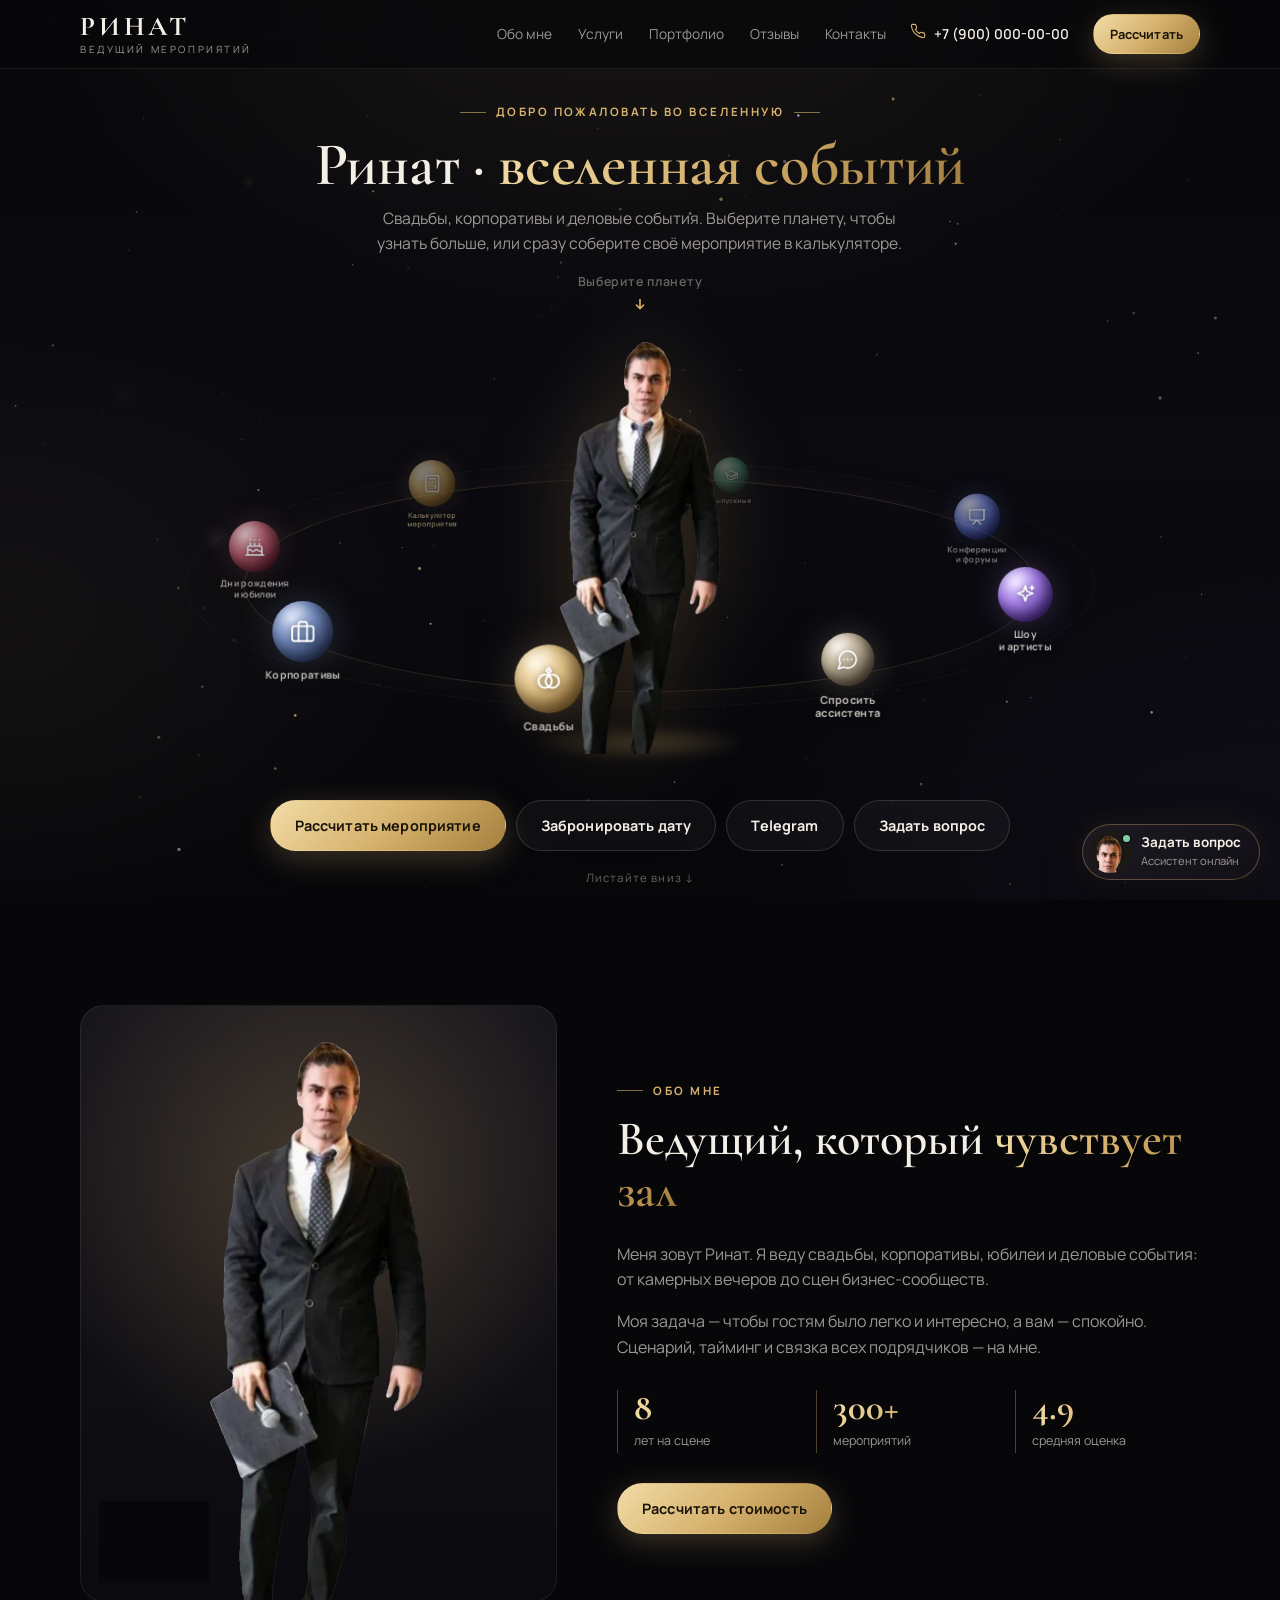
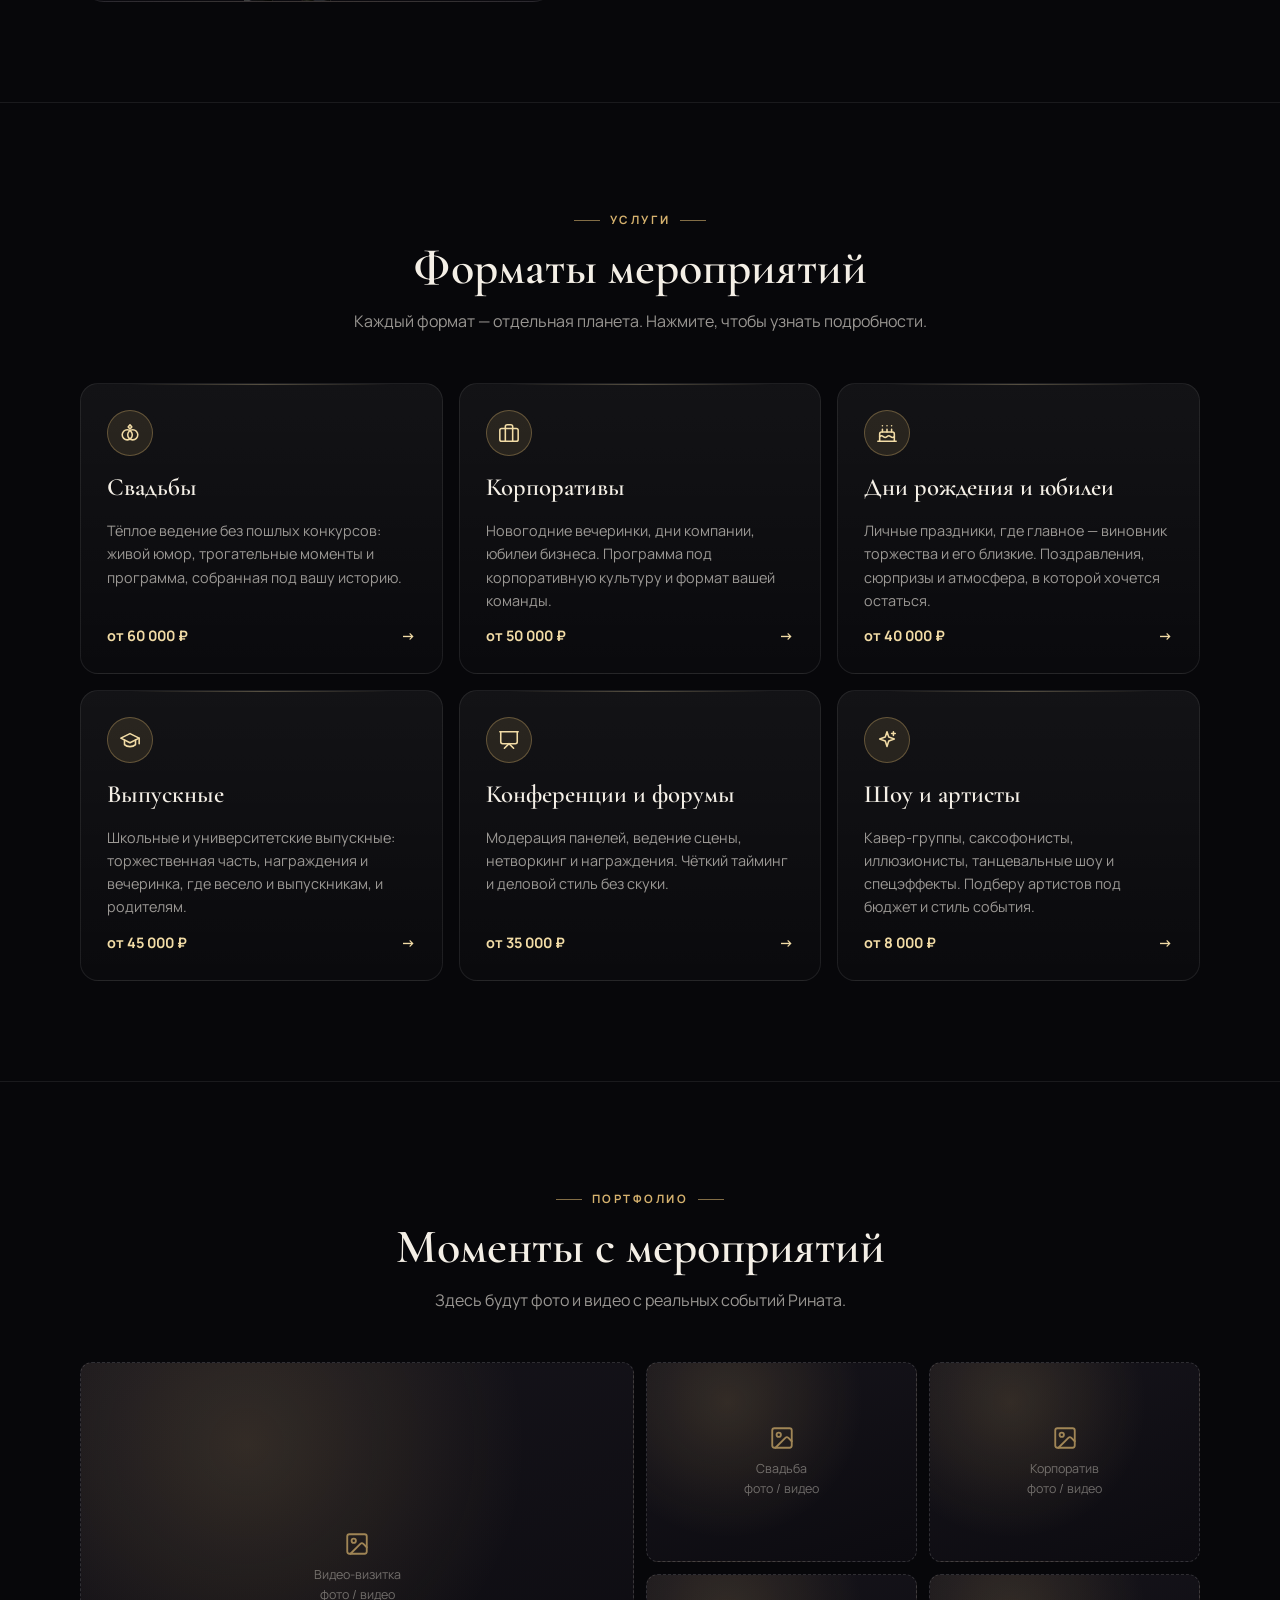
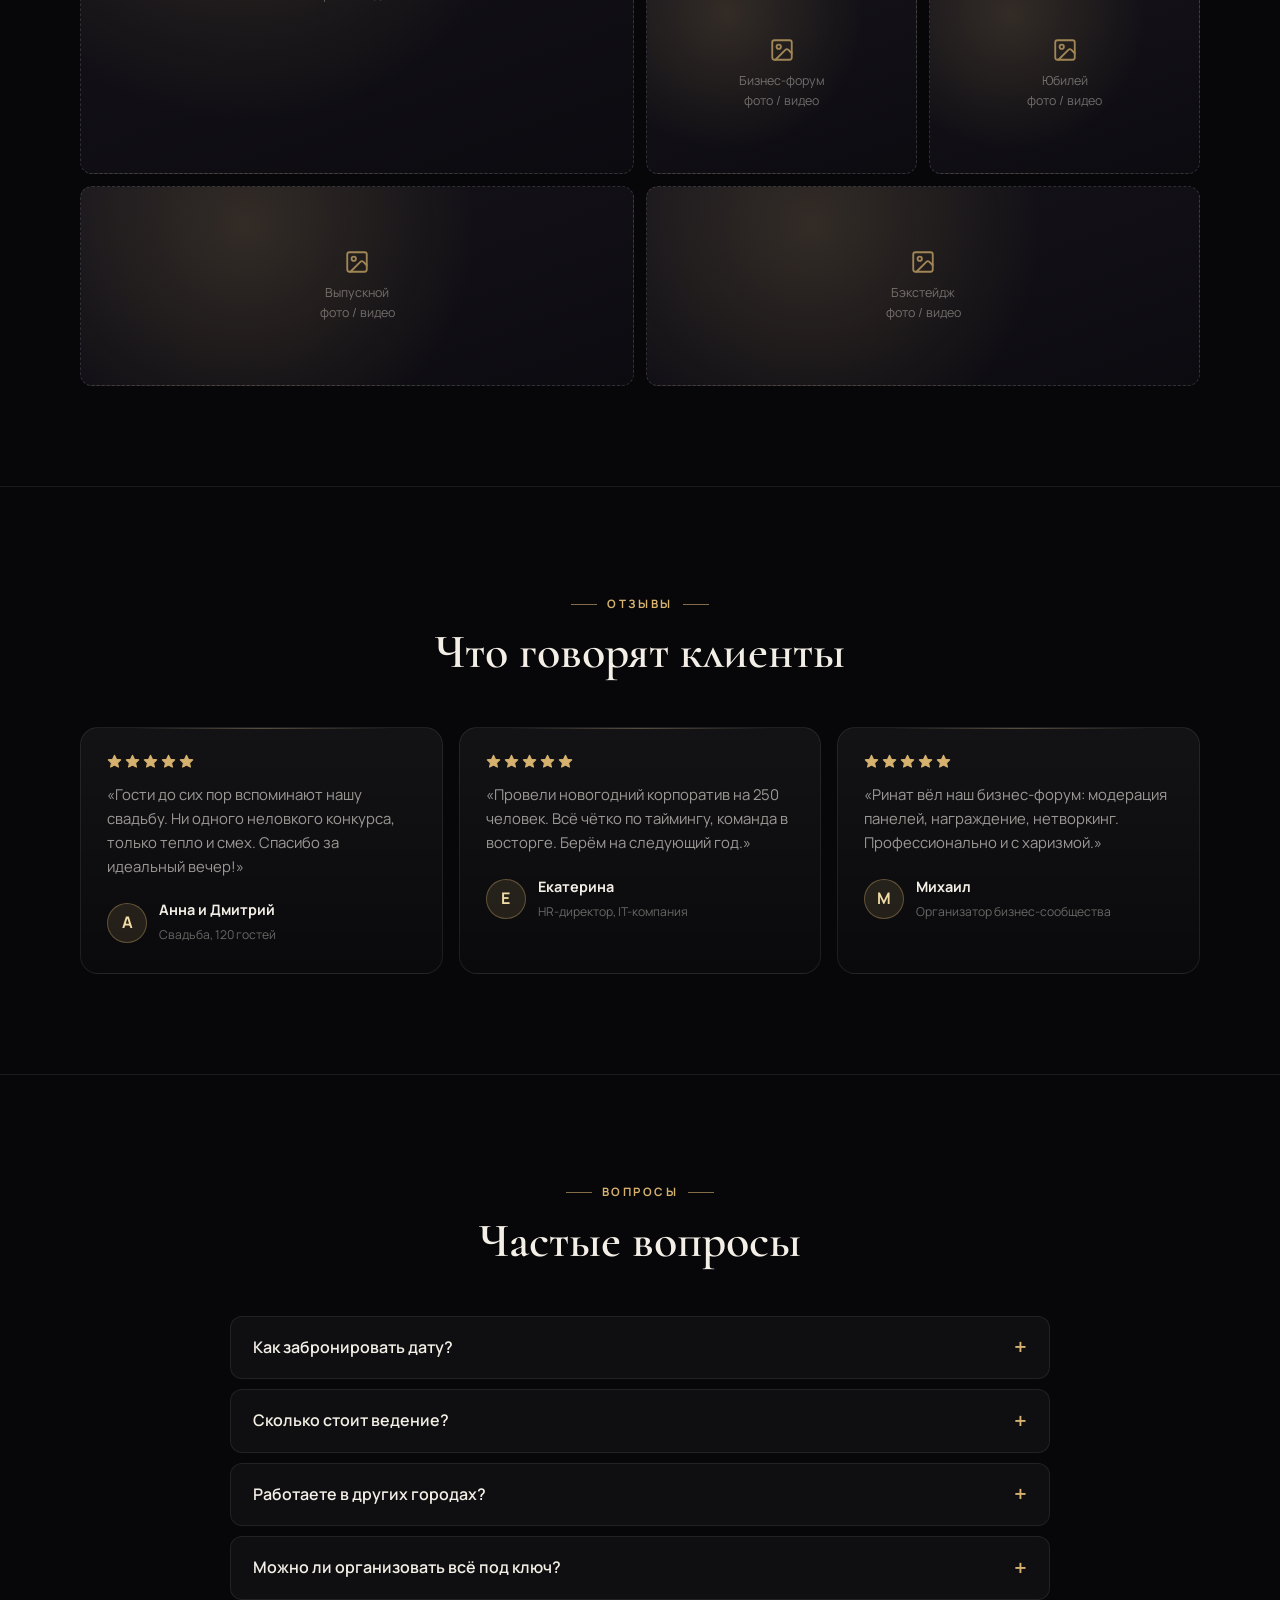
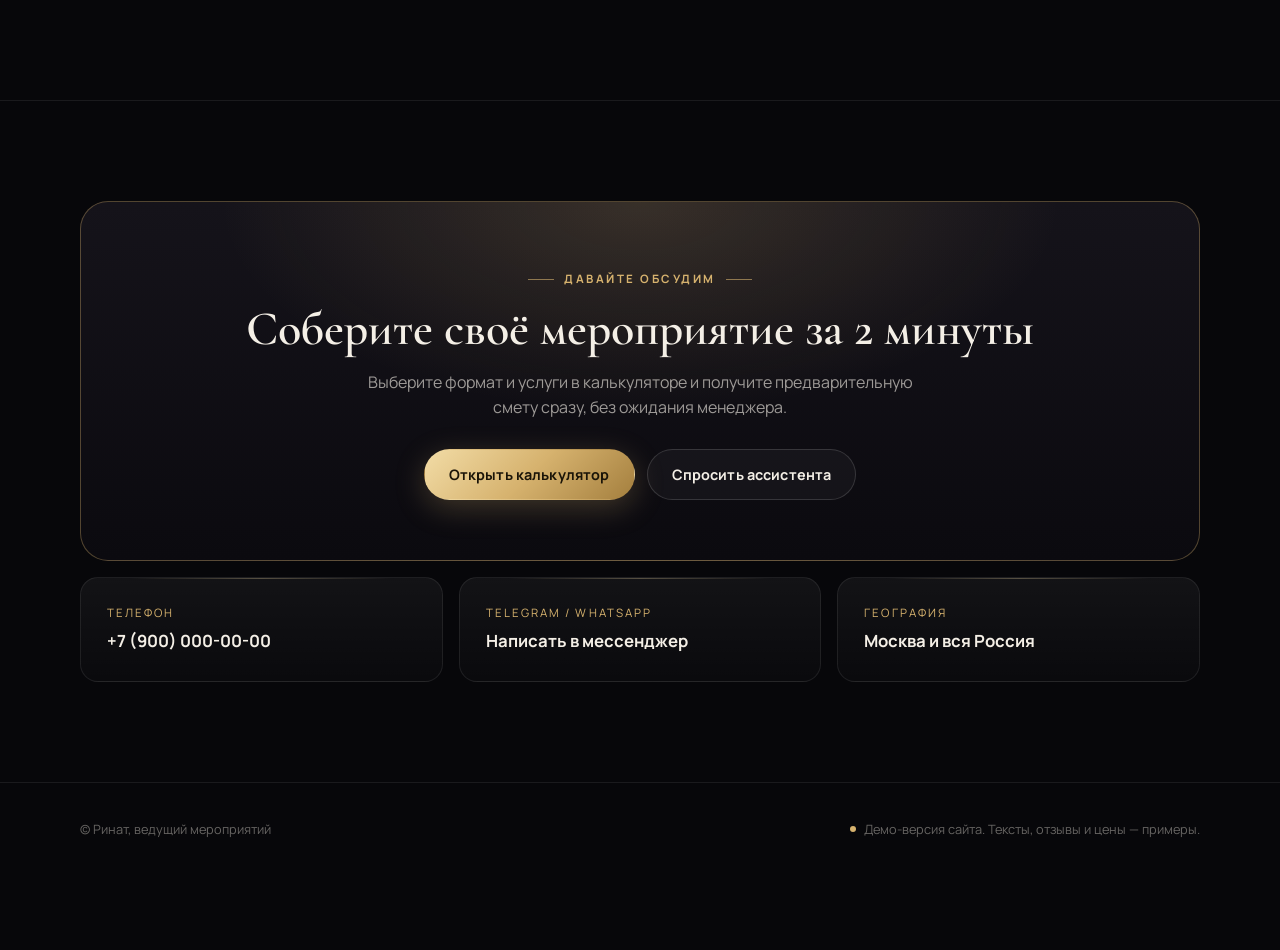
<file: index.html>
<!doctype html>
<html lang="ru">
<head>
  <meta charset="UTF-8">
  <meta name="viewport" content="width=device-width, initial-scale=1.0, viewport-fit=cover">
  <title>Ринат — ведущий мероприятий</title>
  <meta name="description" content="Ринат — ведущий свадеб, корпоративов и деловых мероприятий. Рассчитайте стоимость мероприятия онлайн.">
  <meta name="theme-color" content="#07070a">
  <link rel="icon" href="assets/img/rinat-avatar.webp">
  <link rel="preconnect" href="https://fonts.googleapis.com">
  <link rel="preconnect" href="https://fonts.gstatic.com" crossorigin>
  <link href="https://fonts.googleapis.com/css2?family=Cormorant+Garamond:wght@500;600;700&family=Manrope:wght@400;500;600;700;800&display=swap" rel="stylesheet">
  <link rel="stylesheet" href="assets/css/style.css">
</head>
<body>
  <div class="lights" aria-hidden="true"></div>

  <div class="page">
    <header class="site-header">
      <div class="container">
        <a class="logo" href="#top" aria-label="На главную"><b>РИНАТ</b><span>ведущий мероприятий</span></a>
        <nav class="nav" aria-label="Основное меню">
          <a href="#about">Обо мне</a>
          <a href="#services">Услуги</a>
          <a href="#gallery">Портфолио</a>
          <a href="#reviews">Отзывы</a>
          <a href="#contacts">Контакты</a>
        </nav>
        <a class="header-phone" data-site-href="phoneHref" href="#"><span data-icon="phone" data-size="16"></span><span data-site="phone"></span></a>
        <a class="btn btn-gold btn-sm" href="calculator.html">Рассчитать</a>
      </div>
    </header>

    <!-- ================= ГЛАВНЫЙ ВИД ================= -->
    <main id="view-hub">
      <section class="hub" id="top">
        <div class="hub-head">
          <span class="eyebrow center">Добро пожаловать во вселенную</span>
          <h1>Ринат · <span class="gold-text">вселенная событий</span></h1>
          <p>Свадьбы, корпоративы и деловые события. Выберите планету, чтобы узнать больше, или сразу соберите своё мероприятие в калькуляторе.</p>
        </div>

        <div class="hub-prompt">
          <span>Выберите планету</span>
          <svg width="18" height="18" viewBox="0 0 20 20" fill="none" aria-hidden="true"><path d="M10 4v10m0 0-4-4m4 4 4-4" stroke="currentColor" stroke-width="1.8" stroke-linecap="round" stroke-linejoin="round"/></svg>
        </div>

        <div class="orbit-area" id="orbit">
          <div class="orbit-ring r1"></div>
          <div class="orbit-ring r2"></div>
          <button type="button" class="hero-person" id="hero-person" aria-label="О Ринате">
            <img src="assets/img/rinat.webp" alt="Ринат — ведущий мероприятий" draggable="false">
            <span class="person-tag">Обо мне</span>
          </button>
        </div>

        <div class="hub-cta">
          <a class="btn btn-gold" href="calculator.html">Рассчитать мероприятие</a>
          <a class="btn btn-ghost" href="#" data-ask="Хочу забронировать дату">Забронировать дату</a>
          <a class="btn btn-ghost" data-site-href="telegram" href="#" target="_blank" rel="noopener">Telegram</a>
          <a class="btn btn-ghost" href="#" data-ask="">Задать вопрос</a>
        </div>
        <a class="scroll-hint" href="#about">Листайте вниз ↓</a>
      </section>

      <!-- Обо мне -->
      <section class="section" id="about">
        <div class="container about-grid">
          <div class="about-photo">
            <img src="assets/img/rinat.webp" alt="Ринат" loading="lazy">
            <div class="badge"><b>300+</b><span>мероприятий</span></div>
          </div>
          <div class="about-text">
            <span class="eyebrow">Обо мне</span>
            <div class="section-head" style="margin-bottom:24px">
              <h2>Ведущий, который <span class="gold-text">чувствует зал</span></h2>
            </div>
            <p>Меня зовут Ринат. Я веду свадьбы, корпоративы, юбилеи и деловые события: от камерных вечеров до сцен бизнес-сообществ.</p>
            <p>Моя задача — чтобы гостям было легко и интересно, а вам — спокойно. Сценарий, тайминг и связка всех подрядчиков — на мне.</p>
            <div class="stats">
              <div class="stat"><b class="gold-text">8</b><span>лет на сцене</span></div>
              <div class="stat"><b class="gold-text">300+</b><span>мероприятий</span></div>
              <div class="stat"><b class="gold-text">4.9</b><span>средняя оценка</span></div>
            </div>
            <a class="btn btn-gold" href="calculator.html">Рассчитать стоимость</a>
          </div>
        </div>
      </section>

      <!-- Услуги -->
      <section class="section" id="services">
        <div class="container">
          <div class="section-head center">
            <span class="eyebrow center">Услуги</span>
            <h2>Форматы мероприятий</h2>
            <p>Каждый формат — отдельная планета. Нажмите, чтобы узнать подробности.</p>
          </div>
          <div class="services-grid" id="services-grid"></div>
        </div>
      </section>

      <!-- Портфолио -->
      <section class="section" id="gallery">
        <div class="container">
          <div class="section-head center">
            <span class="eyebrow center">Портфолио</span>
            <h2>Моменты с мероприятий</h2>
            <p>Здесь будут фото и видео с реальных событий Рината.</p>
          </div>
          <div class="gallery">
            <div class="ph" data-ph="Видео-визитка"></div>
            <div class="ph" data-ph="Свадьба"></div>
            <div class="ph" data-ph="Корпоратив"></div>
            <div class="ph" data-ph="Бизнес-форум"></div>
            <div class="ph" data-ph="Юбилей"></div>
            <div class="ph" data-ph="Выпускной"></div>
            <div class="ph" data-ph="Бэкстейдж"></div>
          </div>
        </div>
      </section>

      <!-- Отзывы -->
      <section class="section" id="reviews">
        <div class="container">
          <div class="section-head center">
            <span class="eyebrow center">Отзывы</span>
            <h2>Что говорят клиенты</h2>
          </div>
          <div class="reviews">
            <article class="card review">
              <div class="stars" data-stars></div>
              <p>«Гости до сих пор вспоминают нашу свадьбу. Ни одного неловкого конкурса, только тепло и смех. Спасибо за идеальный вечер!»</p>
              <div class="who"><i>А</i><div><b>Анна и Дмитрий</b><span>Свадьба, 120 гостей</span></div></div>
            </article>
            <article class="card review">
              <div class="stars" data-stars></div>
              <p>«Провели новогодний корпоратив на 250 человек. Всё чётко по таймингу, команда в восторге. Берём на следующий год.»</p>
              <div class="who"><i>Е</i><div><b>Екатерина</b><span>HR-директор, IT-компания</span></div></div>
            </article>
            <article class="card review">
              <div class="stars" data-stars></div>
              <p>«Ринат вёл наш бизнес-форум: модерация панелей, награждение, нетворкинг. Профессионально и с харизмой.»</p>
              <div class="who"><i>М</i><div><b>Михаил</b><span>Организатор бизнес-сообщества</span></div></div>
            </article>
          </div>
        </div>
      </section>

      <!-- FAQ -->
      <section class="section" id="faq">
        <div class="container">
          <div class="section-head center">
            <span class="eyebrow center">Вопросы</span>
            <h2>Частые вопросы</h2>
          </div>
          <div class="faq">
            <details><summary>Как забронировать дату?</summary><p>Оставьте заявку через калькулятор или ассистента. После созвона заключаем договор, дата бронируется после предоплаты 30%.</p></details>
            <details><summary>Сколько стоит ведение?</summary><p>От 35 000 ₽ за деловое событие до 60 000 ₽ за свадьбу. Точную стоимость со всеми услугами покажет калькулятор.</p></details>
            <details><summary>Работаете в других городах?</summary><p>Да. По Москве выезд бесплатный, по области — 5 000 ₽, другие города рассчитываются индивидуально.</p></details>
            <details><summary>Можно ли организовать всё под ключ?</summary><p>Да: DJ, звук и свет, артисты, фото и видео, декор и подбор площадки. Всё это можно отметить в калькуляторе.</p></details>
          </div>
        </div>
      </section>

      <!-- Контакты -->
      <section class="section" id="contacts">
        <div class="container">
          <div class="cta-block">
            <span class="eyebrow center">Давайте обсудим</span>
            <h2>Соберите своё мероприятие за 2 минуты</h2>
            <p>Выберите формат и услуги в калькуляторе и получите предварительную смету сразу, без ожидания менеджера.</p>
            <div class="row">
              <a class="btn btn-gold" href="calculator.html">Открыть калькулятор</a>
              <a class="btn btn-ghost" href="#" data-ask="">Спросить ассистента</a>
            </div>
          </div>
          <div class="contacts" style="margin-top:16px">
            <a class="card" data-site-href="phoneHref" href="#"><span>Телефон</span><b data-site="phone"></b></a>
            <a class="card" data-site-href="telegram" href="#" target="_blank" rel="noopener"><span>Telegram / WhatsApp</span><b>Написать в мессенджер</b></a>
            <div class="card"><span>География</span><b data-site="city"></b></div>
          </div>
        </div>
      </section>
    </main>

    <!-- ================= СТРАНИЦА ПЛАНЕТЫ ================= -->
    <main id="view-detail" hidden></main>

    <footer class="site-footer">
      <div class="container">
        <span>© Ринат, ведущий мероприятий</span>
        <span class="demo-note">Демо-версия сайта. Тексты, отзывы и цены — примеры.</span>
      </div>
    </footer>
  </div>

  <script src="assets/js/data.js"></script>
  <script src="assets/js/common.js"></script>
  <script src="assets/js/hub.js"></script>
</body>
</html>
</file>
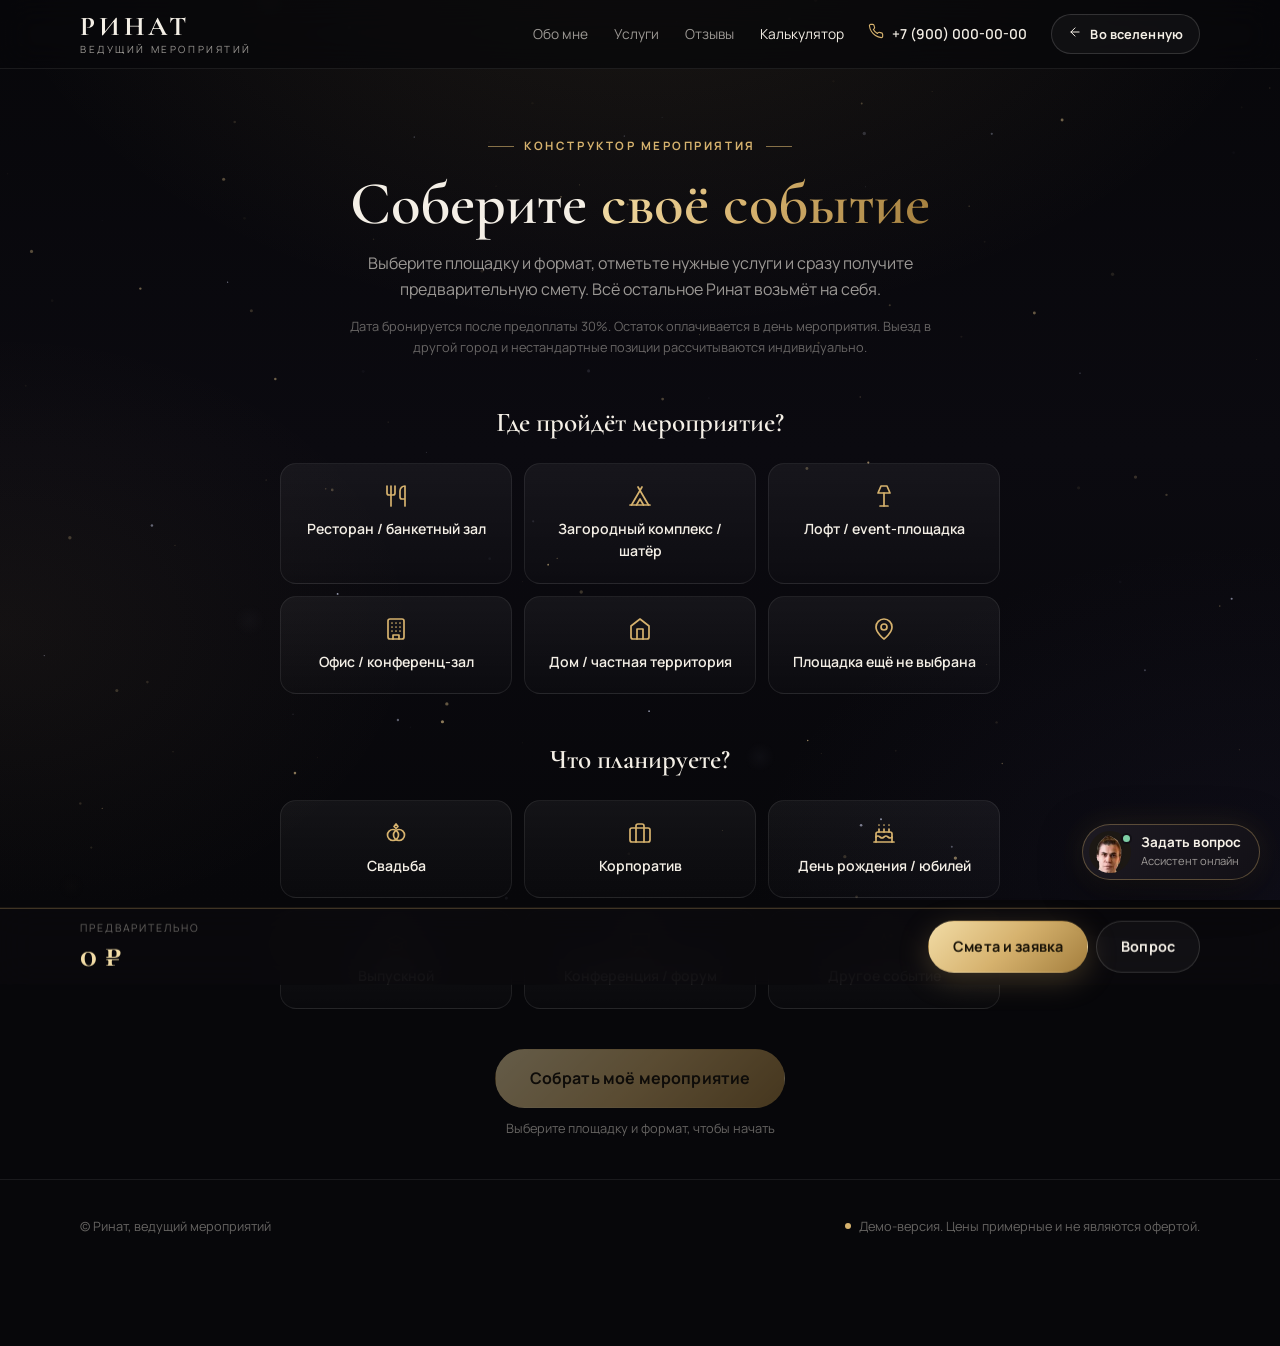
<file: calculator.html>
<!doctype html>
<html lang="ru">
<head>
  <meta charset="UTF-8">
  <meta name="viewport" content="width=device-width, initial-scale=1.0, viewport-fit=cover">
  <title>Калькулятор мероприятия — Ринат</title>
  <meta name="description" content="Соберите своё мероприятие: ведущий, музыка, шоу, фото, декор — и получите предварительную смету сразу.">
  <meta name="theme-color" content="#07070a">
  <link rel="icon" href="assets/img/rinat-avatar.webp">
  <link rel="preconnect" href="https://fonts.googleapis.com">
  <link rel="preconnect" href="https://fonts.gstatic.com" crossorigin>
  <link href="https://fonts.googleapis.com/css2?family=Cormorant+Garamond:wght@500;600;700&family=Manrope:wght@400;500;600;700;800&display=swap" rel="stylesheet">
  <link rel="stylesheet" href="assets/css/style.css">
</head>
<body>
  <div class="lights" aria-hidden="true"></div>

  <div class="page">
    <header class="site-header">
      <div class="container">
        <a class="logo" href="index.html" aria-label="На главную"><b>РИНАТ</b><span>ведущий мероприятий</span></a>
        <nav class="nav" aria-label="Основное меню">
          <a href="index.html#about">Обо мне</a>
          <a href="index.html#services">Услуги</a>
          <a href="index.html#reviews">Отзывы</a>
          <a href="calculator.html" class="active">Калькулятор</a>
        </nav>
        <a class="header-phone" data-site-href="phoneHref" href="#"><span data-icon="phone" data-size="16"></span><span data-site="phone"></span></a>
        <a class="btn btn-ghost btn-sm" href="index.html"><span data-icon="arrowLeft" data-size="14"></span> Во вселенную</a>
      </div>
    </header>

    <main>
      <section class="container calc-intro">
        <span class="eyebrow center">Конструктор мероприятия</span>
        <h1>Соберите <span class="gold-text">своё событие</span></h1>
        <p class="lead">Выберите площадку и формат, отметьте нужные услуги и сразу получите предварительную смету. Всё остальное Ринат возьмёт на себя.</p>
        <p class="note" data-site="depositNote"></p>

        <div class="pick">
          <h3>Где пройдёт мероприятие?</h3>
          <div class="pick-grid" id="venue-grid"></div>
        </div>
        <div class="pick">
          <h3>Что планируете?</h3>
          <div class="pick-grid" id="type-grid"></div>
        </div>

        <div class="start-wrap">
          <button type="button" class="btn btn-gold" id="start-btn" disabled>Собрать моё мероприятие</button>
          <small id="start-hint">Выберите площадку и формат, чтобы начать</small>
        </div>
      </section>

      <section class="container builder" id="builder" hidden>
        <div class="tabs" id="tabs" role="tablist" aria-label="Шаги конструктора"></div>
        <div id="panel"></div>
        <div class="panel-nav">
          <button type="button" class="btn btn-ghost" id="prev-btn">← Назад</button>
          <button type="button" class="btn btn-gold" id="next-btn">Далее →</button>
        </div>
      </section>
    </main>

    <footer class="site-footer">
      <div class="container">
        <span>© Ринат, ведущий мероприятий</span>
        <span class="demo-note">Демо-версия. Цены примерные и не являются офертой.</span>
      </div>
    </footer>
  </div>

  <!-- Нижняя панель итога -->
  <div class="summary-bar" id="summary-bar" aria-live="polite">
    <div class="container">
      <div class="sb-total"><small>Предварительно</small><b id="sb-total">0 ₽</b></div>
      <div class="sb-meta" id="sb-meta"></div>
      <div class="sb-actions">
        <button type="button" class="btn btn-gold" id="open-estimate">Смета и заявка</button>
        <button type="button" class="btn btn-ghost" data-ask="У меня вопрос по расчёту мероприятия">Вопрос</button>
      </div>
    </div>
  </div>

  <!-- Модальное окно сметы -->
  <div class="modal" id="estimate-modal" role="dialog" aria-modal="true" aria-labelledby="estimate-title">
    <div class="modal-box">
      <button type="button" class="modal-close" data-close aria-label="Закрыть"><span data-icon="close" data-size="16"></span></button>
      <div id="estimate-content"></div>
    </div>
  </div>

  <script src="assets/js/data.js"></script>
  <script src="assets/js/common.js"></script>
  <script src="assets/js/calculator.js"></script>
</body>
</html>
</file>
<file: assets/css/style.css>
/* ============================================================
   Ринат — демо-сайт. Тёмная премиальная тема.
   ============================================================ */
:root {
  --bg: #07070a;
  --bg-2: #0e0d12;
  --bg-3: #15131a;
  --surface: rgba(255, 255, 255, 0.035);
  --surface-2: rgba(255, 255, 255, 0.06);
  --line: rgba(255, 255, 255, 0.08);
  --line-2: rgba(255, 255, 255, 0.14);
  --text: #f4efe6;
  --muted: rgba(244, 239, 230, 0.62);
  --dim: rgba(244, 239, 230, 0.4);
  --gold: #d6b26e;
  --gold-2: #f2dca6;
  --gold-3: #a47f3e;
  --gold-soft: rgba(214, 178, 110, 0.12);
  --gold-line: rgba(214, 178, 110, 0.35);
  --ok: #7fcfa6;
  --radius: 18px;
  --radius-sm: 12px;
  --font-display: "Cormorant Garamond", "Playfair Display", Georgia, serif;
  --font-body: "Manrope", "Inter", system-ui, -apple-system, "Segoe UI", sans-serif;
  --shadow: 0 20px 60px rgba(0, 0, 0, 0.45);
  --ease: cubic-bezier(0.2, 0.7, 0.2, 1);
  color-scheme: dark;
}

*,
*::before,
*::after { box-sizing: border-box; }

html { scroll-behavior: smooth; -webkit-text-size-adjust: 100%; }
body {
  margin: 0;
  background: var(--bg);
  color: var(--text);
  font-family: var(--font-body);
  font-size: 16px;
  line-height: 1.6;
  -webkit-font-smoothing: antialiased;
  overflow-x: hidden;
}
img { max-width: 100%; display: block; }
a { color: inherit; }
button { font: inherit; color: inherit; }
h1, h2, h3, h4 { margin: 0; font-weight: 600; }
p { margin: 0; }
.ico { flex: none; }

.sr-only {
  position: absolute; width: 1px; height: 1px; padding: 0; margin: -1px;
  overflow: hidden; clip: rect(0, 0, 0, 0); white-space: nowrap; border: 0;
}

:focus-visible { outline: 2px solid var(--gold); outline-offset: 3px; border-radius: 6px; }

.container { width: 100%; max-width: 1160px; margin: 0 auto; padding: 0 20px; }

.gold-text {
  background: linear-gradient(100deg, var(--gold-2) 0%, var(--gold) 45%, var(--gold-3) 100%);
  -webkit-background-clip: text; background-clip: text;
  -webkit-text-fill-color: transparent; color: var(--gold);
}

.eyebrow {
  display: inline-flex; align-items: center; gap: 10px;
  font-size: 0.72rem; font-weight: 700; letter-spacing: 0.22em; text-transform: uppercase;
  color: var(--gold);
}
.eyebrow::before, .eyebrow.center::after {
  content: ""; width: 26px; height: 1px; background: currentColor; opacity: 0.6;
}

/* ---------- Фон: огни ---------- */
.lights {
  position: fixed; inset: 0; z-index: 0; pointer-events: none;
  background:
    radial-gradient(1100px 700px at 50% -10%, rgba(214, 178, 110, 0.10), transparent 60%),
    radial-gradient(900px 600px at 100% 100%, rgba(80, 70, 140, 0.10), transparent 60%),
    radial-gradient(700px 500px at 0% 70%, rgba(214, 178, 110, 0.05), transparent 60%),
    linear-gradient(180deg, #07070a 0%, #0b0a10 50%, #07070a 100%);
}
.lights canvas { width: 100%; height: 100%; display: block; }
.page { position: relative; z-index: 1; }

/* ---------- Кнопки ---------- */
.btn {
  display: inline-flex; align-items: center; justify-content: center; gap: 8px;
  padding: 13px 24px; border-radius: 999px; border: 1px solid transparent;
  font-weight: 700; font-size: 0.9rem; letter-spacing: 0.01em; text-decoration: none;
  cursor: pointer; transition: transform 0.25s var(--ease), box-shadow 0.25s, background 0.25s, border-color 0.25s, color 0.25s;
  white-space: nowrap;
}
.btn:hover { transform: translateY(-2px); }
.btn-gold {
  background: linear-gradient(135deg, var(--gold-2), var(--gold) 50%, var(--gold-3));
  color: #1a1408; box-shadow: 0 8px 30px rgba(214, 178, 110, 0.25);
}
.btn-gold:hover { box-shadow: 0 12px 40px rgba(214, 178, 110, 0.4); }
.btn-ghost { background: var(--surface); border-color: var(--line-2); color: var(--text); }
.btn-ghost:hover { border-color: var(--gold-line); background: var(--gold-soft); }
.btn-sm { padding: 9px 16px; font-size: 0.8rem; }
.btn[disabled] { opacity: 0.4; cursor: not-allowed; transform: none; box-shadow: none; }

/* ---------- Шапка ---------- */
.site-header {
  position: sticky; top: 0; z-index: 40;
  background: rgba(7, 7, 10, 0.72);
  backdrop-filter: blur(16px); -webkit-backdrop-filter: blur(16px);
  border-bottom: 1px solid var(--line);
}
.site-header .container { display: flex; align-items: center; gap: 24px; height: 68px; }
.logo { display: flex; flex-direction: column; line-height: 1; text-decoration: none; }
.logo b {
  font-family: var(--font-display); font-size: 1.7rem; font-weight: 700; letter-spacing: 0.14em;
}
.logo span { font-size: 0.62rem; letter-spacing: 0.26em; text-transform: uppercase; color: var(--muted); margin-top: 4px; }
.nav { display: flex; gap: 26px; margin-left: auto; }
.nav a { text-decoration: none; font-size: 0.86rem; color: var(--muted); transition: color 0.2s; }
.nav a:hover, .nav a.active { color: var(--text); }
.header-phone { display: inline-flex; align-items: center; gap: 8px; text-decoration: none; font-size: 0.86rem; font-weight: 600; color: var(--text); }
.header-phone .ico { color: var(--gold); }
@media (max-width: 900px) {
  .nav, .header-phone { display: none; }
  .site-header .btn { margin-left: auto; }
}

/* ============================================================
   ГЛАВНАЯ: «Вселенная»
   ============================================================ */
.hub {
  min-height: calc(100vh - 68px); min-height: calc(100svh - 68px);
  display: flex; flex-direction: column; align-items: center;
  padding: 26px 16px 18px; text-align: center; position: relative;
}
.hub-head { animation: fadeUp 0.8s var(--ease) both; }
.hub-head h1 {
  font-family: var(--font-display); font-weight: 600;
  font-size: clamp(2.2rem, 5.4vw, 3.8rem); line-height: 1.02; margin: 12px 0 10px;
  letter-spacing: -0.005em;
}
.hub-head p { color: var(--muted); max-width: 560px; margin: 0 auto; font-size: 0.98rem; }

.hub-prompt {
  margin-top: 16px; display: flex; flex-direction: column; align-items: center; gap: 4px;
  font-size: 0.78rem; font-weight: 600; letter-spacing: 0.06em; color: var(--dim);
  animation: fadeUp 0.8s 0.2s var(--ease) both;
}
.hub-prompt svg { color: var(--gold); animation: bounceDown 1.8s ease-in-out infinite; }

.orbit-area {
  position: relative; width: 100%; max-width: 900px;
  height: clamp(360px, 52vh, 560px);
  display: flex; align-items: center; justify-content: center;
  animation: fadeIn 1s 0.3s both;
}
.orbit-ring {
  position: absolute; left: 50%; top: 58%; transform: translate(-50%, -50%);
  border-radius: 50%; pointer-events: none;
}
.orbit-ring.r1 { border: 1px solid rgba(214, 178, 110, 0.16); box-shadow: 0 0 40px rgba(214, 178, 110, 0.05); }
.orbit-ring.r2 { border: 1px dashed rgba(255, 255, 255, 0.06); }

.hero-person {
  position: relative; z-index: 3; height: 88%; max-height: 520px;
  display: flex; align-items: flex-end; justify-content: center; cursor: pointer;
  background: none; border: 0; padding: 0;
}
.hero-person img {
  height: 100%; width: auto; object-fit: contain; user-select: none; -webkit-user-drag: none;
  filter: drop-shadow(0 0 40px rgba(214, 178, 110, 0.22)) drop-shadow(0 20px 30px rgba(0, 0, 0, 0.6));
  transition: transform 0.4s var(--ease), filter 0.4s;
  animation: floatY 6s ease-in-out infinite;
}
.hero-person:hover img {
  filter: drop-shadow(0 0 60px rgba(214, 178, 110, 0.4)) drop-shadow(0 20px 30px rgba(0, 0, 0, 0.6));
}
.hero-person::after {
  content: ""; position: absolute; bottom: -6px; left: 50%; transform: translateX(-50%);
  width: 220px; height: 34px; border-radius: 50%;
  background: radial-gradient(ellipse, rgba(214, 178, 110, 0.35), transparent 70%);
  filter: blur(6px); z-index: -1;
}
.person-tag {
  position: absolute; left: 50%; bottom: -14px; transform: translateX(-50%);
  white-space: nowrap; font-size: 0.66rem; letter-spacing: 0.2em; text-transform: uppercase;
  color: var(--gold-2); background: rgba(7, 7, 10, 0.75); border: 1px solid var(--gold-line);
  padding: 5px 12px; border-radius: 999px; opacity: 0; transition: opacity 0.3s;
}
.hero-person:hover .person-tag, .hero-person:focus-visible .person-tag { opacity: 1; }

.planet {
  position: absolute; left: 50%; top: 58%;
  display: flex; flex-direction: column; align-items: center;
  cursor: pointer; will-change: transform, opacity; background: none; border: 0; padding: 0;
  transition: opacity 0.2s;
}
.planet-sphere {
  border-radius: 50%; position: relative; overflow: hidden;
  display: flex; align-items: center; justify-content: center; color: #fff;
  transition: transform 0.3s var(--ease), box-shadow 0.3s;
}
.planet-sphere::before {
  content: ""; position: absolute; top: 10%; left: 16%; width: 38%; height: 24%;
  border-radius: 50%; background: rgba(255, 255, 255, 0.35); filter: blur(4px); transform: rotate(-30deg);
}
.planet-sphere .ico { position: relative; z-index: 1; filter: drop-shadow(0 1px 3px rgba(0, 0, 0, 0.5)); }
.planet:hover .planet-sphere, .planet:focus-visible .planet-sphere { transform: scale(1.12); }
.planet-label {
  margin-top: 7px; font-size: 0.66rem; font-weight: 700; letter-spacing: 0.03em; line-height: 1.2;
  white-space: pre-line; color: rgba(244, 239, 230, 0.8); text-shadow: 0 1px 8px rgba(0, 0, 0, 0.9);
}
.planet.featured .planet-label { color: var(--gold-2); }
.planet.featured .planet-sphere::after {
  content: ""; position: absolute; inset: -2px; border-radius: 50%;
  box-shadow: 0 0 0 2px rgba(242, 220, 166, 0.6); animation: pulseRing 2.4s ease-out infinite;
}

.hub-cta {
  display: flex; flex-wrap: wrap; gap: 10px; justify-content: center; margin-top: 18px;
  animation: fadeUp 0.8s 0.4s var(--ease) both;
}
.scroll-hint { margin-top: 18px; font-size: 0.72rem; color: var(--dim); letter-spacing: 0.1em; text-decoration: none; }

@media (max-width: 768px) {
  .hub { padding-top: 24px; }
  .orbit-area { height: clamp(360px, 56vh, 480px); }
  .hero-person { height: 80%; }
  .planet-label { font-size: 0.58rem; }
  .hub-cta .btn { padding: 11px 18px; font-size: 0.82rem; }
}
@media (max-width: 480px) {
  .eyebrow::before, .eyebrow.center::after { display: none; }
  .logo b { font-size: 1.45rem; }
  .logo span { font-size: 0.55rem; letter-spacing: 0.18em; white-space: nowrap; }
}
@media (max-width: 420px) {
  .hub-cta { display: grid; grid-template-columns: 1fr 1fr; width: 100%; }
  .hub-cta .btn { white-space: normal; text-align: center; }
}

/* ---------- Секции ---------- */
.section { padding: 100px 0; position: relative; }
.section + .section { border-top: 1px solid var(--line); }
.section-head { max-width: 680px; margin-bottom: 48px; }
.section-head.center { margin-left: auto; margin-right: auto; text-align: center; }
.section-head h2 {
  font-family: var(--font-display); font-size: clamp(2rem, 4.2vw, 3rem); line-height: 1.08; margin: 14px 0 14px;
}
.section-head p { color: var(--muted); }
@media (max-width: 700px) { .section { padding: 70px 0; } }

.card {
  background: linear-gradient(180deg, rgba(255, 255, 255, 0.05), rgba(255, 255, 255, 0.015));
  border: 1px solid var(--line); border-radius: var(--radius); padding: 26px; position: relative;
}
.card::before {
  content: ""; position: absolute; top: 0; left: 14%; right: 14%; height: 1px;
  background: linear-gradient(90deg, transparent, rgba(242, 220, 166, 0.3), transparent);
}

/* О Ринате */
.about-grid { display: grid; grid-template-columns: 0.9fr 1.1fr; gap: 60px; align-items: center; }
.about-photo {
  position: relative; border-radius: 24px; overflow: hidden; aspect-ratio: 4/5;
  background:
    radial-gradient(circle at 50% 30%, rgba(214, 178, 110, 0.25), transparent 60%),
    linear-gradient(180deg, #17151c, #0b0a0f);
  border: 1px solid var(--line); display: flex; align-items: flex-end; justify-content: center;
}
.about-photo img { height: 94%; width: auto; object-fit: contain; }
.about-photo .badge {
  position: absolute; left: 18px; bottom: 18px; background: rgba(7, 7, 10, 0.8);
  border: 1px solid var(--gold-line); border-radius: 14px; padding: 12px 16px; backdrop-filter: blur(10px);
}
.about-photo .badge b { font-family: var(--font-display); font-size: 1.8rem; color: var(--gold-2); display: block; line-height: 1; }
.about-photo .badge span { font-size: 0.72rem; color: var(--muted); }
.about-text p { color: var(--muted); margin-bottom: 16px; }
.stats { display: grid; grid-template-columns: repeat(3, 1fr); gap: 14px; margin: 30px 0; }
.stat { border-left: 1px solid var(--gold-line); padding-left: 16px; }
.stat b { font-family: var(--font-display); font-size: 2.3rem; line-height: 1; display: block; }
.stat span { font-size: 0.78rem; color: var(--muted); }
@media (max-width: 860px) {
  .about-grid { grid-template-columns: 1fr; gap: 36px; }
  .about-photo { max-width: 420px; margin: 0 auto; width: 100%; }
}

/* Услуги-карточки */
.services-grid { display: grid; grid-template-columns: repeat(3, 1fr); gap: 16px; }
.service-card {
  text-decoration: none; display: flex; flex-direction: column; gap: 12px; min-height: 220px;
  transition: transform 0.3s var(--ease), border-color 0.3s;
}
.service-card:hover { transform: translateY(-4px); border-color: var(--gold-line); }
.service-card .sc-ico {
  width: 46px; height: 46px; border-radius: 50%; display: grid; place-items: center;
  background: var(--gold-soft); color: var(--gold-2); border: 1px solid var(--gold-line);
}
.service-card h3 { font-family: var(--font-display); font-size: 1.55rem; }
.service-card p { color: var(--muted); font-size: 0.9rem; flex: 1; }
.service-card .sc-price { font-weight: 700; color: var(--gold-2); font-size: 0.9rem; display: flex; justify-content: space-between; }
@media (max-width: 900px) { .services-grid { grid-template-columns: 1fr 1fr; } }
@media (max-width: 560px) { .services-grid { grid-template-columns: 1fr; } }

/* Галерея-заглушки */
.gallery { display: grid; grid-template-columns: repeat(4, 1fr); grid-auto-rows: 200px; gap: 12px; }
.ph {
  border-radius: var(--radius-sm); border: 1px dashed var(--line-2);
  background:
    radial-gradient(circle at 30% 20%, rgba(214, 178, 110, 0.16), transparent 55%),
    linear-gradient(160deg, #16141b, #0c0b10);
  display: flex; flex-direction: column; align-items: center; justify-content: center; gap: 8px;
  color: var(--dim); font-size: 0.78rem; text-align: center; padding: 12px;
}
.ph .ico { color: var(--gold); opacity: 0.7; }
.gallery .ph:nth-child(1) { grid-column: span 2; grid-row: span 2; }
.gallery .ph:nth-child(n+6) { grid-column: span 2; }
@media (max-width: 760px) {
  .gallery { grid-template-columns: 1fr 1fr; grid-auto-rows: 150px; }
}

/* Отзывы */
.reviews { display: grid; grid-template-columns: repeat(3, 1fr); gap: 16px; }
.review p { color: var(--muted); font-size: 0.93rem; margin: 14px 0 20px; }
.review .stars { display: flex; gap: 3px; color: var(--gold); }
.review .stars .ico { fill: currentColor; }
.review .who { display: flex; align-items: center; gap: 12px; }
.review .who i {
  width: 40px; height: 40px; border-radius: 50%; background: var(--gold-soft); border: 1px solid var(--gold-line);
  display: grid; place-items: center; font-style: normal; font-weight: 700; color: var(--gold-2);
}
.review .who b { display: block; font-size: 0.9rem; }
.review .who span { font-size: 0.76rem; color: var(--dim); }
@media (max-width: 900px) { .reviews { grid-template-columns: 1fr; } }

/* FAQ */
.faq { max-width: 820px; margin: 0 auto; display: flex; flex-direction: column; gap: 10px; }
.faq details {
  border: 1px solid var(--line); border-radius: var(--radius-sm); background: var(--surface);
  transition: border-color 0.2s;
}
.faq details[open] { border-color: var(--gold-line); }
.faq summary {
  list-style: none; cursor: pointer; padding: 18px 22px; font-weight: 600;
  display: flex; justify-content: space-between; gap: 16px; align-items: center;
}
.faq summary::-webkit-details-marker { display: none; }
.faq summary::after { content: "+"; font-size: 1.4rem; color: var(--gold); line-height: 1; transition: transform 0.2s; }
.faq details[open] summary::after { transform: rotate(45deg); }
.faq details p { padding: 0 22px 20px; color: var(--muted); }

/* CTA-блок */
.cta-block {
  text-align: center; padding: 60px 30px; border-radius: 28px; border: 1px solid var(--gold-line);
  background:
    radial-gradient(600px 300px at 50% 0%, rgba(214, 178, 110, 0.18), transparent 70%),
    linear-gradient(180deg, #15131a, #0b0a0f);
}
.cta-block h2 { font-family: var(--font-display); font-size: clamp(2rem, 4vw, 3rem); line-height: 1.1; margin: 14px 0; }
.cta-block p { color: var(--muted); max-width: 560px; margin: 0 auto 28px; }
.cta-block .row { display: flex; gap: 12px; justify-content: center; flex-wrap: wrap; }

/* Контакты / футер */
.contacts { display: grid; grid-template-columns: repeat(3, 1fr); gap: 16px; }
.contacts .card { text-decoration: none; display: flex; flex-direction: column; gap: 6px; }
.contacts .card span { font-size: 0.72rem; letter-spacing: 0.18em; text-transform: uppercase; color: var(--gold); }
.contacts .card b { font-size: 1.05rem; }
@media (max-width: 760px) { .contacts { grid-template-columns: 1fr; } }

.site-footer { border-top: 1px solid var(--line); padding: 36px 0 110px; color: var(--dim); font-size: 0.8rem; }
.site-footer .container { display: flex; justify-content: space-between; gap: 16px; flex-wrap: wrap; align-items: center; }
.demo-note { display: inline-flex; align-items: center; gap: 8px; }
.demo-note::before { content: ""; width: 6px; height: 6px; border-radius: 50%; background: var(--gold); }

/* ============================================================
   СТРАНИЦА УСЛУГИ (планета)
   ============================================================ */
.detail-bar {
  position: sticky; top: 68px; z-index: 30; background: rgba(7, 7, 10, 0.7);
  backdrop-filter: blur(14px); -webkit-backdrop-filter: blur(14px); border-bottom: 1px solid var(--line);
}
.detail-bar .container { height: 52px; display: flex; align-items: center; }
.back-link {
  display: inline-flex; align-items: center; gap: 8px; background: none; border: 0; cursor: pointer;
  color: var(--muted); font-size: 0.85rem; font-weight: 600; padding: 6px 0; text-decoration: none;
}
.back-link:hover { color: var(--text); }

.detail-hero { padding: 70px 0 60px; display: grid; grid-template-columns: 1.25fr 0.75fr; gap: 50px; align-items: center; }
.detail-hero h1 { font-family: var(--font-display); font-size: clamp(2.3rem, 5vw, 3.8rem); line-height: 1.04; margin: 16px 0 18px; }
.detail-hero .lead { color: var(--muted); font-size: 1.05rem; max-width: 600px; }
.detail-hero .row { display: flex; gap: 12px; flex-wrap: wrap; margin-top: 30px; }
.price-orb {
  aspect-ratio: 1; border-radius: 50%; max-width: 320px; width: 100%; margin: 0 auto;
  display: flex; flex-direction: column; align-items: center; justify-content: center; text-align: center;
  position: relative; box-shadow: inset -14px -18px 40px rgba(0, 0, 0, 0.5), 0 0 80px var(--orb-glow, rgba(214, 178, 110, 0.25));
  animation: floatY 7s ease-in-out infinite;
}
.price-orb::before {
  content: ""; position: absolute; top: 9%; left: 17%; width: 36%; height: 22%; border-radius: 50%;
  background: rgba(255, 255, 255, 0.3); filter: blur(8px); transform: rotate(-30deg);
}
.price-orb .ico { margin-bottom: 12px; filter: drop-shadow(0 2px 6px rgba(0, 0, 0, 0.5)); }
.price-orb b { font-family: var(--font-display); font-size: clamp(2rem, 4vw, 2.6rem); line-height: 1; text-shadow: 0 2px 10px rgba(0, 0, 0, 0.5); }
.price-orb span { font-size: 0.8rem; opacity: 0.85; margin-top: 6px; text-shadow: 0 1px 6px rgba(0, 0, 0, 0.6); }
@media (max-width: 860px) {
  .detail-hero { grid-template-columns: 1fr; padding-top: 44px; }
  .price-orb { max-width: 220px; order: -1; }
}

.includes { display: grid; grid-template-columns: repeat(4, 1fr); gap: 14px; }
.includes .card b { display: block; font-family: var(--font-display); font-size: 1.35rem; margin: 10px 0 8px; }
.includes .card p { color: var(--muted); font-size: 0.88rem; }
.includes .num { font-size: 0.72rem; font-weight: 700; color: var(--gold); letter-spacing: 0.14em; }
@media (max-width: 960px) { .includes { grid-template-columns: 1fr 1fr; } }
@media (max-width: 520px) { .includes { grid-template-columns: 1fr; } }

.detail-gallery { display: grid; grid-template-columns: repeat(3, 1fr); gap: 12px; }
.detail-gallery .ph { height: 220px; }
@media (max-width: 700px) { .detail-gallery { grid-template-columns: 1fr 1fr; } .detail-gallery .ph { height: 150px; } }

/* ============================================================
   КАЛЬКУЛЯТОР
   ============================================================ */
.calc-intro { padding-top: 60px; padding-bottom: 40px; text-align: center; }
.calc-intro h1 { font-family: var(--font-display); font-size: clamp(2.3rem, 5.4vw, 3.8rem); line-height: 1.04; margin: 16px 0 16px; }
.calc-intro .lead { color: var(--muted); max-width: 620px; margin: 0 auto; }
.calc-intro .note { color: var(--dim); font-size: 0.8rem; max-width: 620px; margin: 14px auto 0; }

.pick { margin-top: 44px; }
.pick h3 { font-family: var(--font-display); font-size: 1.7rem; margin-bottom: 18px; }
.pick-grid { display: grid; grid-template-columns: repeat(3, 1fr); gap: 12px; max-width: 720px; margin: 0 auto; }
@media (max-width: 680px) { .pick-grid { grid-template-columns: 1fr 1fr; } }
@media (max-width: 380px) { .pick-grid { grid-template-columns: 1fr; } }

.sel-card {
  position: relative; background: linear-gradient(180deg, rgba(255, 255, 255, 0.05), rgba(255, 255, 255, 0.015));
  border: 1px solid var(--line); border-radius: 16px; padding: 20px 14px; cursor: pointer;
  text-align: center; transition: transform 0.25s var(--ease), border-color 0.25s, background 0.25s, box-shadow 0.25s;
  display: flex; flex-direction: column; align-items: center; gap: 10px; font-weight: 600; font-size: 0.88rem;
}
.sel-card:hover { transform: translateY(-3px); border-color: var(--line-2); }
.sel-card .ico { color: var(--gold); }
.sel-card[aria-pressed="true"] {
  border-color: var(--gold); background: linear-gradient(180deg, rgba(214, 178, 110, 0.16), rgba(214, 178, 110, 0.04));
  box-shadow: 0 8px 30px rgba(214, 178, 110, 0.15);
}
.sel-card .tick {
  position: absolute; top: 8px; right: 8px; width: 20px; height: 20px; border-radius: 50%;
  background: var(--gold); color: #1a1408; display: none; place-items: center;
}
.sel-card[aria-pressed="true"] .tick { display: grid; }
.venue-dot { width: 8px; height: 8px; border-radius: 50%; background: var(--gold); opacity: 0.6; }

.start-wrap { margin-top: 40px; display: flex; flex-direction: column; align-items: center; gap: 10px; }
.start-wrap .btn { padding: 16px 34px; font-size: 1rem; max-width: 100%; white-space: normal; text-align: center; }
.start-wrap small { color: var(--dim); font-size: 0.8rem; }

.builder { padding-top: 30px; padding-bottom: 60px; scroll-margin-top: 80px; }
.builder[hidden] { display: none; }
.tabs {
  display: flex; gap: 8px; overflow-x: auto; padding: 4px 2px 12px; scrollbar-width: thin;
  -webkit-overflow-scrolling: touch; mask-image: linear-gradient(90deg, #000 90%, transparent);
}
.tab {
  flex: none; padding: 10px 16px; border-radius: 999px; border: 1px solid var(--line);
  background: var(--surface); cursor: pointer; font-size: 0.82rem; font-weight: 600; color: var(--muted);
  transition: all 0.2s; white-space: nowrap;
}
.tab:hover { color: var(--text); }
.tab.active { background: var(--gold-soft); border-color: var(--gold-line); color: var(--gold-2); }
.tab .cnt {
  display: inline-grid; place-items: center; min-width: 18px; height: 18px; padding: 0 5px; margin-left: 6px;
  border-radius: 9px; background: var(--gold); color: #1a1408; font-size: 0.66rem;
}

.panel { margin-top: 20px; animation: fadeUp 0.4s var(--ease) both; }
.panel-head { margin-bottom: 20px; }
.panel-head h2 { font-family: var(--font-display); font-size: clamp(1.8rem, 3.6vw, 2.4rem); }
.panel-head p { color: var(--muted); margin-top: 4px; }
.group-title { font-size: 0.72rem; font-weight: 700; letter-spacing: 0.2em; text-transform: uppercase; color: var(--gold); margin: 26px 0 12px; }

.items { display: grid; grid-template-columns: repeat(2, 1fr); gap: 12px; }
@media (max-width: 720px) { .items { grid-template-columns: 1fr; } }
.item {
  display: flex; gap: 14px; align-items: flex-start; text-align: left; width: 100%;
  background: var(--surface); border: 1px solid var(--line); border-radius: 14px; padding: 16px 18px;
  cursor: pointer; transition: border-color 0.2s, background 0.2s;
}
.item:hover { border-color: var(--line-2); }
.item.on { border-color: var(--gold-line); background: linear-gradient(180deg, rgba(214, 178, 110, 0.12), rgba(214, 178, 110, 0.03)); }
.item .box {
  flex: none; width: 22px; height: 22px; border-radius: 7px; border: 1.5px solid var(--line-2);
  display: grid; place-items: center; margin-top: 2px; transition: all 0.2s; color: transparent;
}
.item.radio .box { border-radius: 50%; }
.item.on .box { background: var(--gold); border-color: var(--gold); color: #1a1408; }
.item .body { flex: 1; min-width: 0; }
.item .t { display: flex; justify-content: space-between; gap: 12px; font-weight: 700; font-size: 0.95rem; }
.item .t .p { color: var(--gold-2); white-space: nowrap; font-size: 0.88rem; }
.item .d { color: var(--muted); font-size: 0.82rem; margin-top: 4px; }
.item .quote-tag {
  display: inline-block; margin-top: 8px; font-size: 0.66rem; font-weight: 700; letter-spacing: 0.1em; text-transform: uppercase;
  color: var(--gold); border: 1px solid var(--gold-line); border-radius: 999px; padding: 2px 8px;
}
.item .qty { display: flex; align-items: center; gap: 10px; margin-top: 12px; font-size: 0.8rem; color: var(--muted); flex-wrap: wrap; }
.item .sub { margin-left: auto; color: var(--text); font-weight: 700; }

.stepper { display: inline-flex; align-items: center; border: 1px solid var(--line-2); border-radius: 999px; overflow: hidden; background: rgba(0, 0, 0, 0.25); }
.stepper button { width: 32px; height: 30px; border: 0; background: none; cursor: pointer; font-size: 1rem; color: var(--gold-2); }
.stepper button:hover { background: var(--gold-soft); }
.stepper input {
  width: 46px; height: 30px; border: 0; background: none; text-align: center; color: var(--text);
  font: inherit; font-weight: 700; -moz-appearance: textfield; appearance: textfield;
}
.stepper input::-webkit-outer-spin-button, .stepper input::-webkit-inner-spin-button { -webkit-appearance: none; margin: 0; }

.host-core {
  display: flex; align-items: center; gap: 18px; padding: 20px 22px; border-radius: var(--radius);
  border: 1px solid var(--gold-line); background: linear-gradient(120deg, rgba(214, 178, 110, 0.14), rgba(214, 178, 110, 0.02));
}
.host-core img { width: 58px; height: 58px; border-radius: 50%; object-fit: cover; border: 1px solid var(--gold-line); }
.host-core .body { flex: 1; }
.host-core b { font-size: 1rem; }
.host-core p { color: var(--muted); font-size: 0.82rem; }
.host-core .p { font-family: var(--font-display); font-size: 1.8rem; color: var(--gold-2); white-space: nowrap; }
@media (max-width: 520px) { .host-core { flex-wrap: wrap; } .host-core .p { width: 100%; } }

/* Поля формы */
.form-grid { display: grid; grid-template-columns: repeat(3, 1fr); gap: 14px; }
.form-grid .full { grid-column: 1 / -1; }
@media (max-width: 760px) { .form-grid { grid-template-columns: 1fr 1fr; } }
@media (max-width: 480px) { .form-grid { grid-template-columns: 1fr; } }
.field { display: flex; flex-direction: column; gap: 7px; }
.field label { font-size: 0.74rem; font-weight: 700; letter-spacing: 0.08em; text-transform: uppercase; color: var(--muted); }
.input, .field select, .field textarea {
  width: 100%; padding: 12px 14px; border-radius: 12px; border: 1px solid var(--line-2);
  background: rgba(0, 0, 0, 0.3); color: var(--text); font: inherit; font-size: 0.92rem; transition: border-color 0.2s;
}
.input:focus, .field select:focus, .field textarea:focus { outline: none; border-color: var(--gold); }
.field select option { background: #15131a; }
.field textarea { min-height: 90px; resize: vertical; }
.field .stepper { align-self: flex-start; }
.field .stepper input { width: 60px; height: 38px; }
.field .stepper button { height: 38px; width: 38px; }
.field small { color: var(--dim); font-size: 0.74rem; }
.chips { display: flex; flex-wrap: wrap; gap: 8px; }
.chip {
  padding: 8px 14px; border-radius: 999px; border: 1px solid var(--line-2); background: var(--surface);
  cursor: pointer; font-size: 0.82rem; font-weight: 600; color: var(--muted); transition: all 0.2s;
}
.chip:hover { color: var(--text); }
.chip[aria-pressed="true"] { border-color: var(--gold); color: var(--gold-2); background: var(--gold-soft); }

.panel-nav { display: flex; justify-content: space-between; margin-top: 30px; gap: 12px; }
.panel-nav .btn { white-space: normal; text-align: center; min-width: 0; }

/* Нижняя панель итога */
.summary-bar {
  position: fixed; left: 0; right: 0; bottom: 0; z-index: 50;
  background: rgba(10, 9, 13, 0.9); backdrop-filter: blur(18px); -webkit-backdrop-filter: blur(18px);
  border-top: 1px solid var(--gold-line); transform: translateY(110%); transition: transform 0.45s var(--ease);
  padding-bottom: env(safe-area-inset-bottom, 0);
}
.summary-bar.show { transform: none; }
.summary-bar .container { display: flex; align-items: center; gap: 18px; min-height: 76px; padding-top: 10px; padding-bottom: 10px; }
.sb-total small { display: block; font-size: 0.66rem; letter-spacing: 0.18em; text-transform: uppercase; color: var(--dim); }
.sb-total b { font-family: var(--font-display); font-size: clamp(1.6rem, 3.4vw, 2.2rem); line-height: 1.05; color: var(--gold-2); }
.sb-meta { font-size: 0.78rem; color: var(--muted); }
.sb-meta .q { color: var(--gold); }
.sb-actions { margin-left: auto; display: flex; gap: 8px; }
@media (max-width: 640px) {
  .summary-bar .container { flex-wrap: wrap; gap: 8px 14px; }
  .sb-meta { flex: 1; text-align: right; }
  .sb-actions { width: 100%; margin: 0; }
  .sb-actions .btn { flex: 1; padding: 11px 10px; }
}
.bump { animation: bump 0.4s var(--ease); }

/* Модальное окно */
.modal {
  position: fixed; inset: 0; z-index: 80; display: none; align-items: center; justify-content: center;
  background: rgba(0, 0, 0, 0.66); backdrop-filter: blur(6px); padding: 16px;
}
.modal.open { display: flex; animation: fadeIn 0.25s both; }
.modal-box {
  width: 100%; max-width: 640px; max-height: calc(100vh - 32px); overflow: auto;
  background: linear-gradient(180deg, #17151c, #0e0d12); border: 1px solid var(--gold-line);
  border-radius: 22px; box-shadow: var(--shadow); padding: 28px; position: relative;
  animation: fadeUp 0.35s var(--ease) both;
}
.modal-close {
  position: absolute; top: 14px; right: 14px; width: 36px; height: 36px; border-radius: 50%;
  border: 1px solid var(--line-2); background: var(--surface); cursor: pointer; display: grid; place-items: center; color: var(--muted);
}
.modal-box h2 { font-family: var(--font-display); font-size: 2rem; margin-bottom: 6px; padding-right: 40px; }
.modal-box > p { color: var(--muted); font-size: 0.88rem; }
.estimate { margin: 20px 0; border-top: 1px solid var(--line); }
.estimate .grp { font-size: 0.68rem; font-weight: 700; letter-spacing: 0.18em; text-transform: uppercase; color: var(--gold); margin: 16px 0 6px; }
.estimate .ln { display: flex; justify-content: space-between; gap: 14px; padding: 7px 0; border-bottom: 1px dashed var(--line); font-size: 0.88rem; }
.estimate .ln span:first-child { color: var(--muted); }
.estimate .ln small { display: block; color: var(--dim); font-size: 0.74rem; }
.estimate .ln .q { color: var(--gold); font-size: 0.8rem; white-space: nowrap; }
.estimate .total { display: flex; justify-content: space-between; align-items: baseline; padding-top: 16px; font-weight: 700; }
.estimate .total b { font-family: var(--font-display); font-size: 2rem; color: var(--gold-2); }
.success { text-align: center; padding: 30px 10px; }
.success .ok {
  width: 64px; height: 64px; border-radius: 50%; margin: 0 auto 16px; display: grid; place-items: center;
  background: rgba(127, 207, 166, 0.14); color: var(--ok); border: 1px solid rgba(127, 207, 166, 0.4);
}

/* ============================================================
   АССИСТЕНТ (чат-виджет)
   ============================================================ */
.chat-launcher {
  position: fixed; right: 20px; bottom: 20px; z-index: 60;
  display: flex; align-items: center; gap: 10px; padding: 6px 18px 6px 6px; border-radius: 999px;
  background: linear-gradient(135deg, #1d1a22, #121016); border: 1px solid var(--gold-line);
  box-shadow: 0 10px 40px rgba(0, 0, 0, 0.5), 0 0 30px rgba(214, 178, 110, 0.12);
  cursor: pointer; transition: transform 0.3s var(--ease), bottom 0.45s var(--ease);
}
.chat-launcher:hover { transform: translateY(-3px); }
.chat-launcher img { width: 42px; height: 42px; border-radius: 50%; object-fit: cover; }
.chat-launcher .dot {
  position: absolute; left: 38px; top: 8px; width: 11px; height: 11px; border-radius: 50%;
  background: var(--ok); border: 2px solid #121016;
}
.chat-launcher .txt { text-align: left; line-height: 1.2; }
.chat-launcher b { font-size: 0.84rem; display: block; }
.chat-launcher span { font-size: 0.7rem; color: var(--muted); }
body.has-summary .chat-launcher { bottom: 96px; }
@media (max-width: 640px) {
  .chat-launcher { padding: 5px; right: 14px; bottom: 14px; }
  .chat-launcher .txt { display: none; }
  body.has-summary .chat-launcher { bottom: 136px; }
}

.chat-panel {
  position: fixed; right: 20px; bottom: 20px; z-index: 70; width: 380px; max-width: calc(100vw - 24px);
  height: min(600px, calc(100vh - 40px)); display: flex; flex-direction: column;
  background: linear-gradient(180deg, #17151c, #0d0c11); border: 1px solid var(--gold-line); border-radius: 22px;
  box-shadow: var(--shadow); overflow: hidden;
  transform-origin: bottom right; transform: scale(0.9) translateY(20px); opacity: 0; pointer-events: none;
  transition: transform 0.3s var(--ease), opacity 0.25s;
}
.chat-panel.open { transform: none; opacity: 1; pointer-events: auto; }
@media (max-width: 480px) {
  .chat-panel { right: 0; bottom: 0; width: 100vw; max-width: 100vw; height: 100%; height: 100svh; border-radius: 0; border: 0; }
}
.chat-head { display: flex; align-items: center; gap: 12px; padding: 16px 16px 14px; border-bottom: 1px solid var(--line); }
.chat-head img { width: 42px; height: 42px; border-radius: 50%; object-fit: cover; border: 1px solid var(--gold-line); }
.chat-head .who { flex: 1; line-height: 1.25; }
.chat-head b { font-size: 0.95rem; }
.chat-head span { font-size: 0.74rem; color: var(--ok); display: flex; align-items: center; gap: 6px; }
.chat-head span::before { content: ""; width: 7px; height: 7px; border-radius: 50%; background: var(--ok); }
.chat-head .demo { font-size: 0.6rem; letter-spacing: 0.14em; text-transform: uppercase; color: var(--gold); border: 1px solid var(--gold-line); border-radius: 999px; padding: 3px 8px; }
.chat-head button { width: 34px; height: 34px; border-radius: 50%; border: 1px solid var(--line-2); background: none; cursor: pointer; display: grid; place-items: center; color: var(--muted); }
.chat-body { flex: 1; overflow-y: auto; padding: 18px 16px; display: flex; flex-direction: column; gap: 10px; }
.msg { max-width: 85%; padding: 10px 14px; border-radius: 16px; font-size: 0.88rem; line-height: 1.5; animation: fadeUp 0.3s var(--ease) both; white-space: pre-line; }
.msg.bot { background: var(--surface-2); border: 1px solid var(--line); border-bottom-left-radius: 4px; align-self: flex-start; }
.msg.me { background: linear-gradient(135deg, var(--gold-2), var(--gold)); color: #1a1408; border-bottom-right-radius: 4px; align-self: flex-end; font-weight: 500; }
.msg a.btn { margin-top: 10px; white-space: nowrap; }
.typing { display: inline-flex; gap: 4px; padding: 14px; }
.typing i { width: 6px; height: 6px; border-radius: 50%; background: var(--muted); animation: typing 1s infinite; }
.typing i:nth-child(2) { animation-delay: 0.15s; }
.typing i:nth-child(3) { animation-delay: 0.3s; }
.chat-quick { display: flex; gap: 6px; flex-wrap: wrap; padding: 0 16px 10px; }
.chat-quick button {
  font-size: 0.76rem; padding: 7px 12px; border-radius: 999px; border: 1px solid var(--gold-line);
  background: var(--gold-soft); color: var(--gold-2); cursor: pointer;
}
.chat-quick button:hover { background: rgba(214, 178, 110, 0.22); }
.chat-form { display: flex; gap: 8px; padding: 12px 14px 14px; border-top: 1px solid var(--line); }
.chat-form input { flex: 1; border-radius: 999px; padding: 12px 16px; }
.chat-form button {
  width: 46px; height: 46px; border-radius: 50%; border: 0; cursor: pointer; flex: none;
  background: linear-gradient(135deg, var(--gold-2), var(--gold)); color: #1a1408; display: grid; place-items: center;
}

/* ---------- Анимации ---------- */
@keyframes fadeUp { from { opacity: 0; transform: translateY(14px); } to { opacity: 1; transform: none; } }
@keyframes fadeIn { from { opacity: 0; } to { opacity: 1; } }
@keyframes floatY { 0%, 100% { transform: translateY(0); } 50% { transform: translateY(-8px); } }
@keyframes bounceDown { 0%, 100% { transform: translateY(0); } 50% { transform: translateY(5px); } }
@keyframes pulseRing { 0% { transform: scale(1); opacity: 0.9; } 100% { transform: scale(1.45); opacity: 0; } }
@keyframes typing { 0%, 100% { opacity: 0.3; transform: translateY(0); } 50% { opacity: 1; transform: translateY(-3px); } }
@keyframes bump { 0% { transform: scale(1); } 40% { transform: scale(1.08); } 100% { transform: scale(1); } }

@media (prefers-reduced-motion: reduce) {
  *, *::before, *::after { animation-duration: 0.01ms !important; animation-iteration-count: 1 !important; transition-duration: 0.01ms !important; }
  html { scroll-behavior: auto; }
}
</file>
